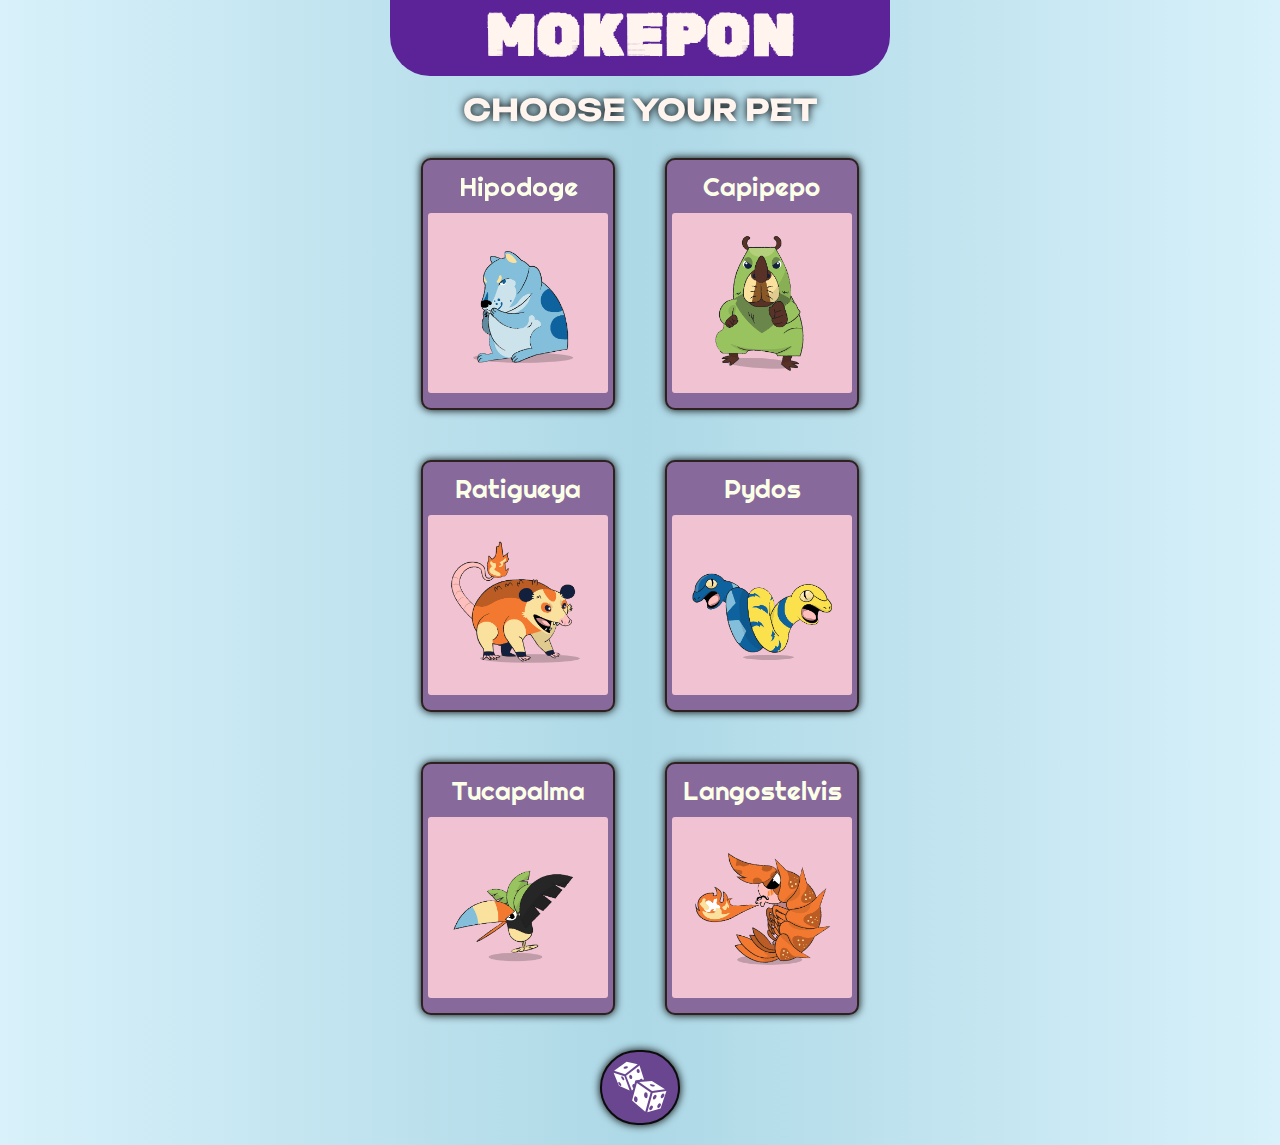
<file: index.html>
<!DOCTYPE html>
<html lang="en">
<head>
    <meta charset="UTF-8">
    <meta http-equiv="X-UA-Compatible" content="IE=edge">
    <meta name="viewport" content="width=device-width, initial-scale=1.0">
    <title>MOKEPON</title>

    <link rel="stylesheet" href="css/index.css">
    <link rel="stylesheet" href="css/combat.css">
    <link rel="stylesheet" href="css/canvas.css">
    
    <link rel="shortcut icon" href="icon/animal-paw-svgrepo-com.svg" type="image/x-icon">
    <link rel="preconnect" href="https://fonts.googleapis.com">
    <link rel="preconnect" href="https://fonts.gstatic.com" crossorigin>
    <link rel="preconnect" href="https://fonts.googleapis.com"><link rel="preconnect" href="https://fonts.gstatic.com" crossorigin><link href="https://fonts.googleapis.com/css2?family=Righteous&family=Rubik+80s+Fade&family=Unbounded:wght@500;900&display=swap" rel="stylesheet">
</head>
<body>
    <div id="main-content"></div>
    <h1>MOKEPON</h1>
    
    <section id="seleccionar-mascota">
        <h2>CHOOSE YOUR PET</h2>

        <div id="contenedor-tarjetas" class="tarjetas-mokepones">
            
        </div>

        <button id="boton-mascota-azar">
            <img src="icon/rolling-dices-svgrepo-com.svg" alt="">
        </button>
    </section>

    <section id="ver-mapa">
        <h2>World</h2>
        <canvas id="mapa"></canvas>
        <button class="botones-movimiento" onmouseup="stopMovement()" onmousedown="moveUp()"><img src="icon/up-arrow-svgrepo-com.svg" alt=""></button>
        <div id="botones-x">
            <button class="botones-movimiento" onmouseup="stopMovement()" onmousedown="moveLeft()"><img src="icon/left-arrow-back-svgrepo-com.svg" alt=""></button>
            <button class="botones-movimiento" onmouseup="stopMovement()" onmousedown="moveRight()"><img src="icon/right-arrow-next-svgrepo-com.svg" alt=""></button>
        </div>
        <button class="botones-movimiento" onmouseup="stopMovement()" onmousedown="moveDown()"><img src="icon/down-arrow-svgrepo-com.svg" alt=""></button>
    </section>

    <section id="combate">
        <h2>COMBAT</h2>
        <div id="seccion-combate">
            <div class="tarjeta-combate">
                <div class="tarjeta-info" id="tarjeta-jugador">
                    <p class="mascota-nombre"><span id="mascota-jugador"></span></p>
                    <h3>Player</h3>
                    <div id="mascota-jugador-img"></div>
                    <span class="contador-victorias" id="victorias-mascota-jugador">0</span>
                    <p class="mensajes" id="jugador-mensajes-ataque"></p>
                </div>

                <div class="tarjeta-info" id="tarjeta-rival">
                    <p class="mascota-nombre"><span id="mascota-rival"></span></p>
                    <h3>Rival</h3>
                    <div id="mascota-rival-img"></div>
                    <span class="contador-victorias" id="victorias-mascota-rival">0</span>
                    <p class="mensajes" id="rival-mensajes-ataque"></p>
                </div>
            </div>
        </div>

        <div id="seleccionar-ataque"></div> 

        <h2 id="mensaje-combate"></h2>
    </section>

    <section id="reiniciar">
        <h2 id="mensaje-combate-final"></h2>

        <div class="estrellas">
            <span class="iconicfill-star" id="estrella-resultado-1"></span>
            <span class="iconicfill-star" id="estrella-resultado-2"></span>
            <span class="iconicfill-star" id="estrella-resultado-3"></span>
            <span class="iconicfill-star" id="estrella-resultado-4"></span>
            <span class="iconicfill-star" id="estrella-resultado-5"></span>
        </div>

        <button id="boton-reiniciar" type="reset">
            <img id="icon-retry" src="icon/retry-svgrepo-com.svg" alt="">
        </button>
    </section>
    <script src="js/mokepon.js"></script>
</body>
</html>
</file>
<file: css/index.css>
@import url('https://fonts.googleapis.com/css2?family=Righteous&family=Rubik+80s+Fade&family=Unbounded:wght@500;900&display=swap');

*{
    margin: 0;
    padding: 0;
    border-collapse: collapse; 
}
body{
    display: flex;
    flex-direction: column;
    align-items: center;
    padding: 0px 0px 20px 0px;
    background-color: transparent;
    background-image: linear-gradient(90deg, rgb(216, 241, 250) 0%, lightblue 50%, rgb(216, 241, 250) 100%);
}
h1{
    text-align: center;
    font-family: 'Rubik 80s Fade', cursive;
    font-size: 60px;
    width: 500px;
    margin: 0px 0px 30px 0px;
    padding: 0px 0px 5px 0px;
    color:  seashell;
    background-color: #5b2397;
    border-radius: 0px 0px 40px 40px;
    cursor: default;
}
h2{
    font-family: 'Unbounded', cursive;
    font-size: 30px;
    margin: 15px 0px 15px 0px;
    color: seashell;
    cursor: default;
}
p{
    cursor: default;
}
button:hover{
    cursor: pointer;
}
.mascota-nombre{
    font-family: 'Righteous', cursive;
    font-size: 26px;
    color: #FCFFE7;
    margin: 0px 0px 10px 0px;
}

#seleccionar-mascota{
    display: flex;
    flex-direction: column;
    text-align: center;
    justify-content: center;
    align-items: center;
    background-color: transparent;
    border-radius: 60px;
    filter: drop-shadow(0px 0px 4px black);
}
.tarjetas-mokepones{
    display: flex;
    flex-wrap: wrap;
    flex-direction: row;
    justify-content: center;
    align-items: center;
    margin: 15px 300px;
    gap: 50px;
}
.tarjeta-mokepon{
    display: flex;
    flex-direction: column;
    justify-content: center;
    align-items: center;
    padding: 10px 5px 15px 5px;
    background-color: #87699c;
    border: 2px solid #302121;
    border-radius: 10px;
}
.tarjeta-mokepon:hover{
    zoom: 80%;
    background-color: #6a4691;
    border-radius: 20px;
    filter: drop-shadow(0px 0px 8px black);
}
.tarjeta-mokepon img{
    width: 140px;
    padding: 20px;
    background-color: rgb(241, 194, 210);
    border-radius: 3px;
}
#boton-mascota-azar{
    font-family: 'Unbounded', cursive;
    font-size: 18px;
    background-color: #6a4691;
    width: 80px;
    height: 75px;
    margin: 20px 0px 0px 0px;
    color: #FCFFE7;
    border: 2px solid rgb(12, 12, 12);
    border-radius: 40px;
}
#boton-mascota-azar:hover{
    zoom: 95%;
    border-color: #FCFFE7;
    background-color: #2d609b;
}
#boton-mascota-azar img{
    width: 70px;
}

@media (max-width: 480px) {
    *{
        user-select: none;
    }
    h1{
        font-size: 50px;
    }
    h2{
        font-size: 24px;
    }
    .tarjetas-mokepones{
        flex-direction: column;
    }
}
</file>
<file: css/combat.css>
@import url(https://weloveiconfonts.com/api/?family=iconicfill);
/* iconicfill */
[class*="iconicfill-"]:before {
    font-family: 'IconicFill', sans-serif;
}

#combate{
    display: flex;
    flex-direction: column;
    text-align: center;
    justify-content: center;
    align-items: center;
    background-color: transparent;
    margin: 0px 220px 0px 220px;
    padding: 5px 30px 20px 30px;
    border-radius: 60px;
    filter: drop-shadow(0px 0px 4px black);
}
#seccion-combate{
    display: flex;
    flex-direction: row;
    justify-content: center;
    gap: 40px;
}
.tarjeta-combate{
    display: flex;
    flex-direction: row;
    justify-content: center;
    align-items: center;
    height: auto;
    padding: 8px;
    background-color: #2d609b;
    border: 1px solid #30212a;
    border-radius: 10px;
    gap: 80px;
}
.tarjeta-info{
    width: 150px;
    padding: 5px 10px 0px 10px;
    background-color: #C780FA;
    border: 2px solid transparent;
    border-radius: 5px;
    box-shadow: 0px 0px 8px black;
}
h3{
    margin: 0px 0px 10px 0px;
    font-family: 'Unbounded', cursive;
    font-size: 18px;
    color: #302121;
    cursor: default;
}
.contador-victorias{
    margin: 10px 0px;
    font-family: 'Righteous', cursive;
    font-size: 24px;
    color: #FCFFE7;
}
.mensajes{
    display: none;
    font-family: 'Unbounded', cursive;
    font-size: 12px;
    margin: 10px 0px;
    background-color: transparent;
    color: #302921;
    border-radius: 5px;
}
#seleccionar-ataque{
    display: flex;
    flex-wrap: wrap;
    align-items: center;
    justify-content: center;
    margin: 30px 0px 20px 0px;
    gap: 20px;
}
#seleccionar-ataque button{
    width: 80px;
    height: 80px;
    padding: 5px;
    border-radius: 80px;
}
#seleccionar-ataque img{
    width: 60px;
}
#seleccionar-ataque button:hover{
    zoom: 80%;
    background-color: rgb(208, 179, 245);
    filter: drop-shadow(0px 0px 8px black);
}
#boton-fuego{
    background-color: orange;
    border-color: orangered;
}
#boton-agua{
    background-color: skyblue;
    border-color: rgb(49, 49, 158);
}
#boton-planta{
    background-color: rgb(158, 247, 197);
    border-color: green;
}
#mensaje-combate{
    text-align: center;
    color: rgb(245, 179, 179);
}

#main-content{
    position: absolute;
    z-index: 1;
    width: 100vw;
    height: 100vh;
    background-color: rgba(0, 0, 0, 0.6);
}
#reiniciar{
    position: absolute;
    z-index: 2;
    display: flex;
    flex-direction: column;
    justify-content: center;
    align-items: center;    
    width: 500px;
    height: 250px;
    left: 50%;
    top: 50%;
    margin-left: -275px;
    margin-top: -150px;
    padding: 20px;
    background-color: none;
    border: 6px solid steelblue;
    border-radius: 60px;
    filter: drop-shadow(0px 0px 8px black);
    transition: 2s;
}
.estrellas{
    display: flex;
    flex-wrap: wrap;
    justify-content: center;
    align-items: center;
    margin: 0px 0px 20px 0px;
    gap: 5px;
}
.iconicfill-star{
    font-size: 70px;
    color: lightgray;
    filter: drop-shadow(2px 2px 1px black);
}
#reiniciar button{
    padding: 10px 20px 10px 20px;
    background-color: lightgray;
    border-radius: 10px;
}
#reiniciar button:hover{
    background-color: cyan;
    background-color: rgb(208, 179, 245);
}
#icon-retry{
    width: 20px;
    height: 20px;
}

@media (max-width: 480px) {
    #seccion-combate{
        flex-direction: column;
        gap: 2;
    }
    #seleccionar-ataque button{
        width: 80px;
        height: 80px;
    }
    #seleccionar-ataque img{
        width: 50px;
    }
    #reiniciar{
        width: 200px;
        height: 250px;
        left: 50%;
        top: 50%;
        margin-left: -125px;
        margin-top: -150px;
        padding: 20px;
        border-radius: 60px;
    }
}
</file>
<file: css/canvas.css>
#ver-mapa{
    flex-direction: column;
    align-items: center;
    justify-content: center;
}
h1{
    margin: 0px 0px 0px 0px;
}
#ver-mapa h2{
    font-size: 26px;
    filter: drop-shadow(0px 0px 4px black);
}
#mapa{
    border: 8px double #464e91;
    border-radius: 10px;
}
#ver-mapa button{
    width: 50px;
    height: 50px;
    background-color: transparent;
    border: 1px solid gray;
    border-radius: 5px;
}
#ver-mapa button img{
    width: 80%;
    background-color: #ffb5e6;
    border-radius: 20px;
}
#ver-mapa button:hover{
    zoom: 90%;
}
.botones-movimiento{
    display: none;
    align-items: center;
    justify-content: center;
    box-shadow: 0px 0px 8px black;
}
#botones-x{
    display: flex;
    gap: 50px;
}

@media (max-width: 480px) {
    *{
        user-select: none;
    }
    #mapa{
        margin: 0px 0px 15px 0px;
    }
    .botones-movimiento{
        display: flex;
    }
}
</file>
